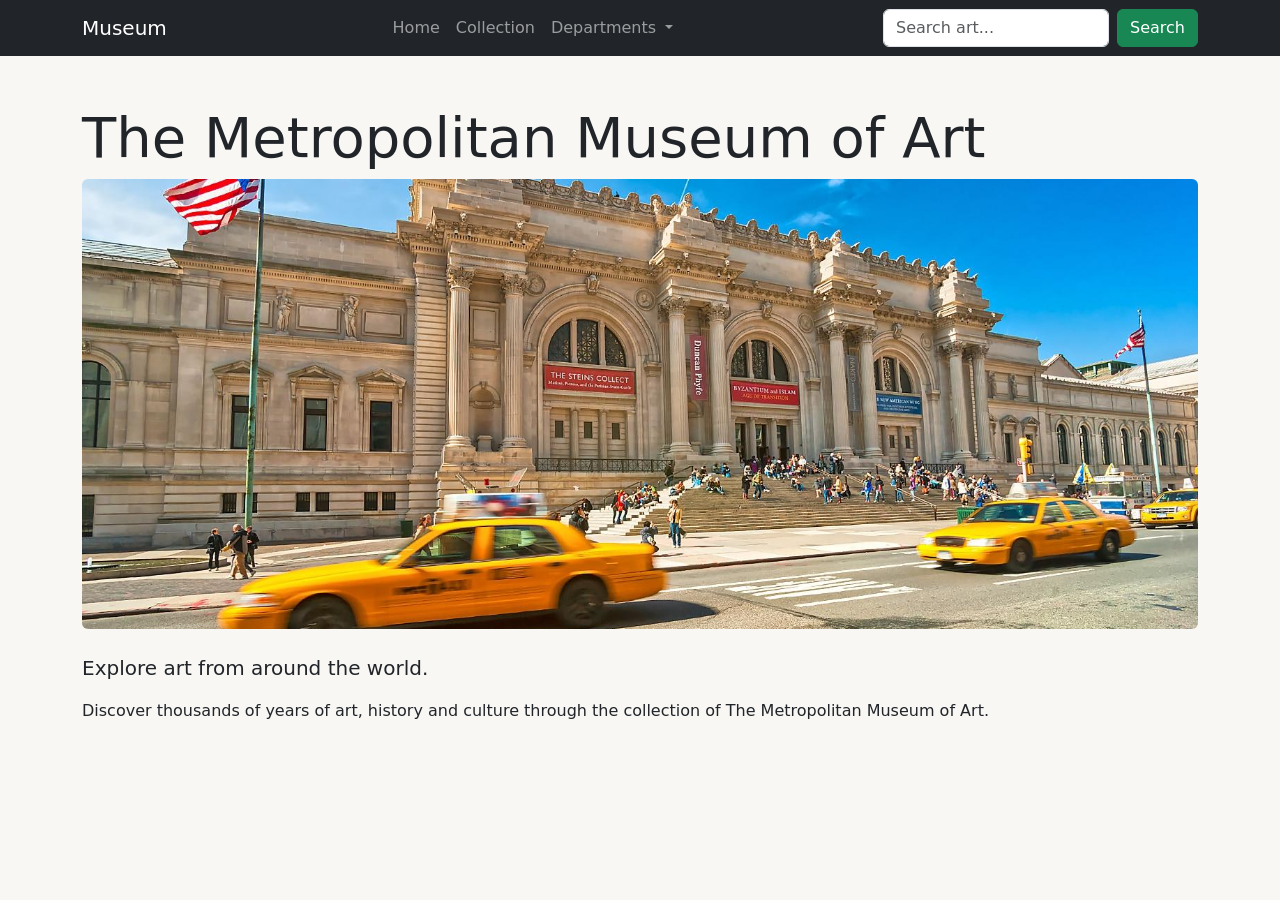
<file: index.html>
<!DOCTYPE html>
<html lang="sr">
<head>
    <meta charset="UTF-8">
    <meta name="viewport" content="width=device-width, initial-scale=1">

    <title>The Metropolitan Museum of Art</title>
    <link rel="icon" href="./images/favicon.png">
    <link
        href="https://cdn.jsdelivr.net/npm/bootstrap@5.3.8/dist/css/bootstrap.min.css"
        rel="stylesheet"
    >
    <link rel="stylesheet" href="css/style.css">

</head>
<body>


<nav class="navbar navbar-expand-lg navbar-dark bg-dark">
    <div class="container">

        <a class="navbar-brand" href="index.html">
            Museum
        </a>

        <ul class="navbar-nav">
    <li class="nav-item">
        <a class="nav-link" href="index.html">Home</a>
    </li>

    <li class="nav-item">
        <a class="nav-link" href="collection.html">Collection</a>
    </li>
    
<li class="nav-item dropdown">
    <a
        class="nav-link dropdown-toggle"
        href="#"
        role="button"
        data-bs-toggle="dropdown"
        aria-expanded="false"
    >
        Departments
    </a>

    <ul class="dropdown-menu">
        <li>
            <a class="dropdown-item" href="collection.html?department=10">
                Egyptian Art
            </a>
        </li>

        <li>
            <a class="dropdown-item" href="collection.html?department=11">
                European Paintings
            </a>
        </li>

        <li>
            <a class="dropdown-item" href="collection.html?department=6">
                Asian Art
                </a>
            </li>
        </ul>
    </li>
</ul>

<form class="d-flex" role="search" action="collection.html" method="GET">
    <input
        class="form-control me-2"
        type="search"
        name="search"
        placeholder="Search art..."
        aria-label="Search"
    >

    <button class="btn btn-success" type="submit">
        Search
    </button>
</form>

    </div>
</nav>

<main>
    <section class="container py-5">

        <h1 class="display-4">
            The Metropolitan Museum of Art
        </h1>
  <img
    src="images/mainImage.jpg"
    alt="Spoljašnjost Metropolitan Museum of Art"
    class="img-fluid rounded mb-4 museum-image"
>
        <p class="lead">
            Explore art from around the world.
        </p>

        <p>
            Discover thousands of years of art, history and culture through the collection of The Metropolitan Museum of Art.
        </p>

    </section>
</main>
    <script
        src="https://cdn.jsdelivr.net/npm/bootstrap@5.3.8/dist/js/bootstrap.bundle.min.js">
    </script>
</body>
</html>
</file>
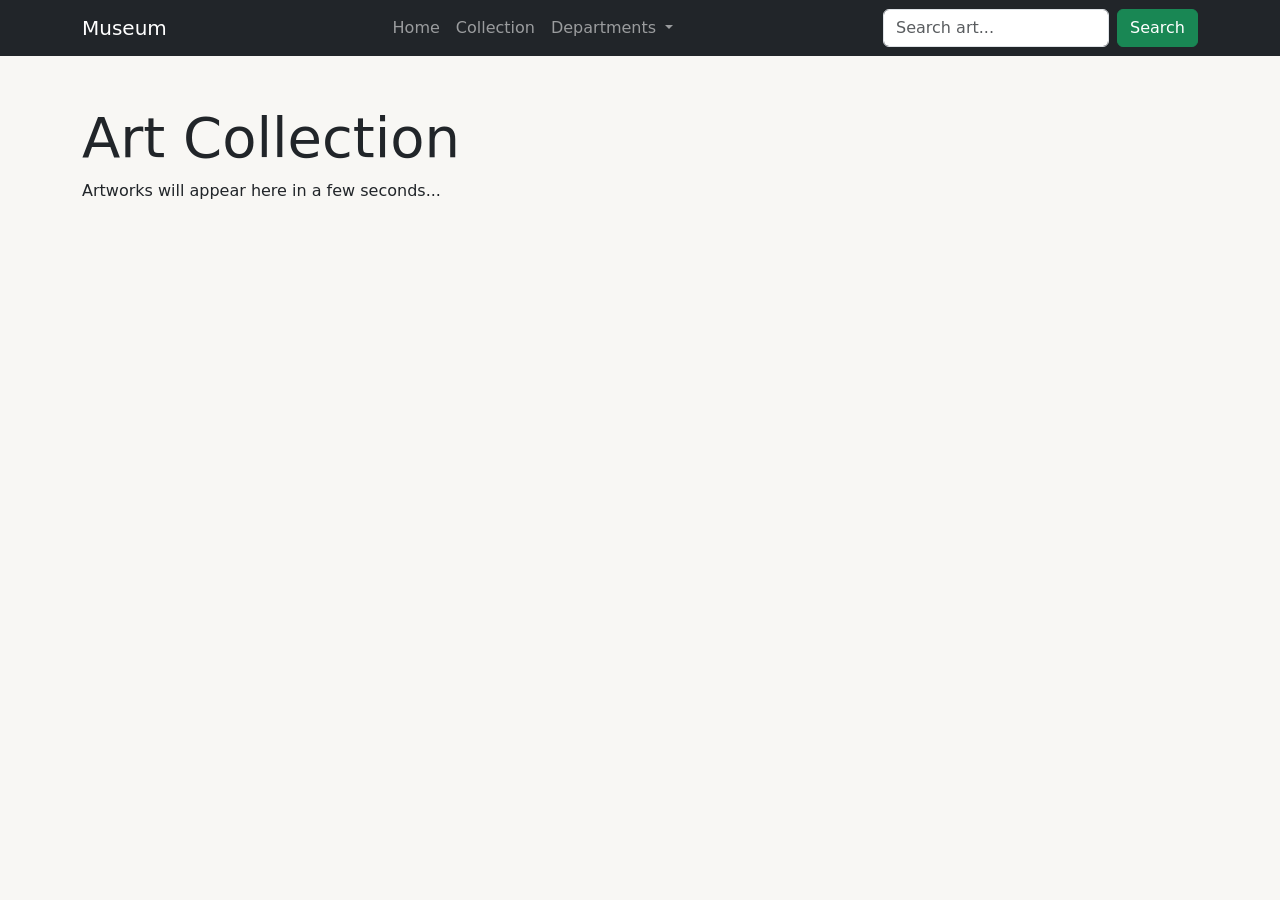
<file: collection.html>
<!DOCTYPE html>
<html lang="sr">
<head>
    <meta charset="UTF-8">
    <meta name="viewport" content="width=device-width, initial-scale=1">

    <title>The Metropolitan Museum of Art</title>
    <link rel="icon" href="./images/favicon.png">
    <link
        href="https://cdn.jsdelivr.net/npm/bootstrap@5.3.8/dist/css/bootstrap.min.css"
        rel="stylesheet"
    >
    <link rel ="stylesheet" href="css/style.css">
    
</head>
<body>


<nav class="navbar navbar-expand-lg navbar-dark bg-dark">
    <div class="container">

        <a class="navbar-brand" href="index.html">
            Museum
        </a>

        <ul class="navbar-nav">
    <li class="nav-item">
        <a class="nav-link" href="index.html">Home</a>
    </li>

    <li class="nav-item">
        <a class="nav-link" href="collection.html">Collection</a>
    </li>
    
<li class="nav-item dropdown">
    <a
        class="nav-link dropdown-toggle"
        href="#"
        role="button"
        data-bs-toggle="dropdown"
        aria-expanded="false"
    >
        Departments
    </a>

    <ul class="dropdown-menu">
        <li>
            <a class="dropdown-item" href="collection.html?department=10">
                Egyptian Art
            </a>
        </li>

        <li>
            <a class="dropdown-item" href="collection.html?department=11">
                European Paintings
            </a>
        </li>

        <li>
            <a class="dropdown-item" href="collection.html?department=6">
                Asian Art
                </a>
            </li>
        </ul>
    </li>
</ul>

<form class="d-flex" role="search" action="collection.html" method="GET">
    <input
        class="form-control me-2"
        type="search"
        name="search"
        placeholder="Search art..."
        aria-label="Search"
    >

    <button class="btn btn-success" type="submit">
        Search
    </button>
</form>

    </div>
</nav>

<main>
    <section class="container py-5">

        <h1 class="display-4">
            Art Collection
        </h1>

        <div id="artworks" class="row g-4">
            <p>Artworks will appear here in a few seconds...</p>
        </div>
        <div id="pagination" class="mt-4 d-flex justify-content-center"></div>
    </section>
</main>
    <script
        src="https://cdn.jsdelivr.net/npm/bootstrap@5.3.8/dist/js/bootstrap.bundle.min.js">
    </script>
    <script
        src="javaScript/collection.js">
    </script>
</body>
</html>
</file>
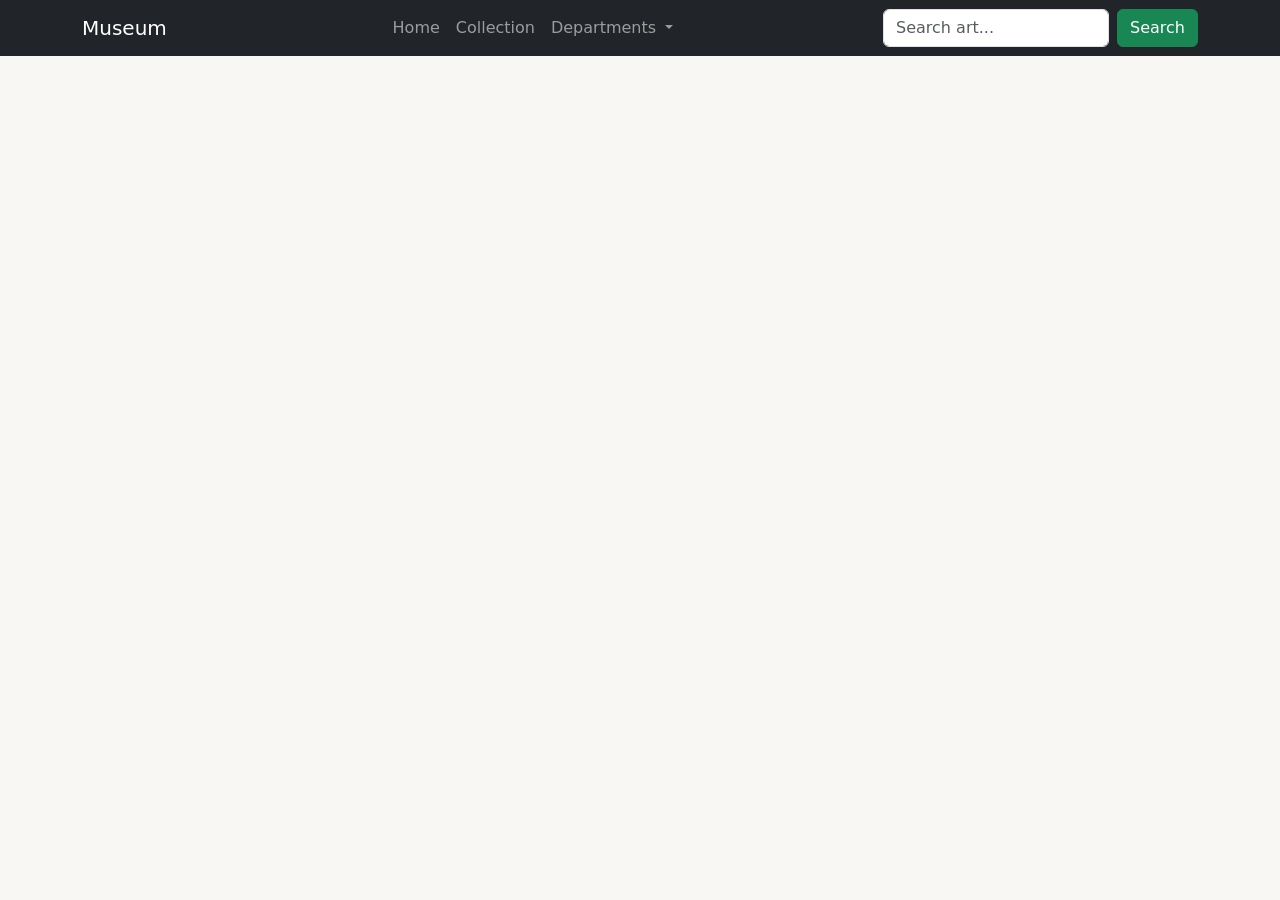
<file: object.html>
<!DOCTYPE html>
<html lang="sr">
<head>
    <meta charset="UTF-8">
    <meta name="viewport" content="width=device-width, initial-scale=1">

    <title>Artwork Details</title>
    <link rel="icon" href="./images/favicon.png">
    <link
        href="https://cdn.jsdelivr.net/npm/bootstrap@5.3.8/dist/css/bootstrap.min.css"
        rel="stylesheet"
    >
    <link rel="stylesheet" href="css/style.css">
</head>
<body>

    <nav class="navbar navbar-expand-lg navbar-dark bg-dark">
    <div class="container">

        <a class="navbar-brand" href="index.html">
            Museum
        </a>

        <ul class="navbar-nav">
    <li class="nav-item">
        <a class="nav-link" href="index.html">Home</a>
    </li>

    <li class="nav-item">
        <a class="nav-link" href="collection.html">Collection</a>
    </li>
    
<li class="nav-item dropdown">
    <a
        class="nav-link dropdown-toggle"
        href="#"
        role="button"
        data-bs-toggle="dropdown"
        aria-expanded="false"
    >
        Departments
    </a>

    <ul class="dropdown-menu">
        <li>
            <a class="dropdown-item" href="collection.html?department=10">
                Egyptian Art
            </a>
        </li>

        <li>
            <a class="dropdown-item" href="collection.html?department=11">
                European Paintings
            </a>
        </li>

        <li>
            <a class="dropdown-item" href="collection.html?department=6">
                Asian Art
                </a>
            </li>
        </ul>
    </li>
</ul>

<form class="d-flex" role="search" action="collection.html" method="GET">
    <input
        class="form-control me-2"
        type="search"
        name="search"
        placeholder="Search art..."
        aria-label="Search"
    >

    <button class="btn btn-success" type="submit">
        Search
    </button>
</form>

    </div>
</nav>

    <main>
        <section class="container py-5">
            <div id="object"></div>
        </section>
    </main>
    
    <script src="https://cdn.jsdelivr.net/npm/bootstrap@5.3.8/dist/js/bootstrap.bundle.min.js"></script>
    <script src="javaScript/object.js"></script>

</body>
</html>
</file>
<file: css/style.css>
body {
    background-color: #f8f7f4;
}

.museum-image {
    width: 100%;
    max-height: 450px;
    object-fit: cover;
    border-radius: 12px;
}
</file>
